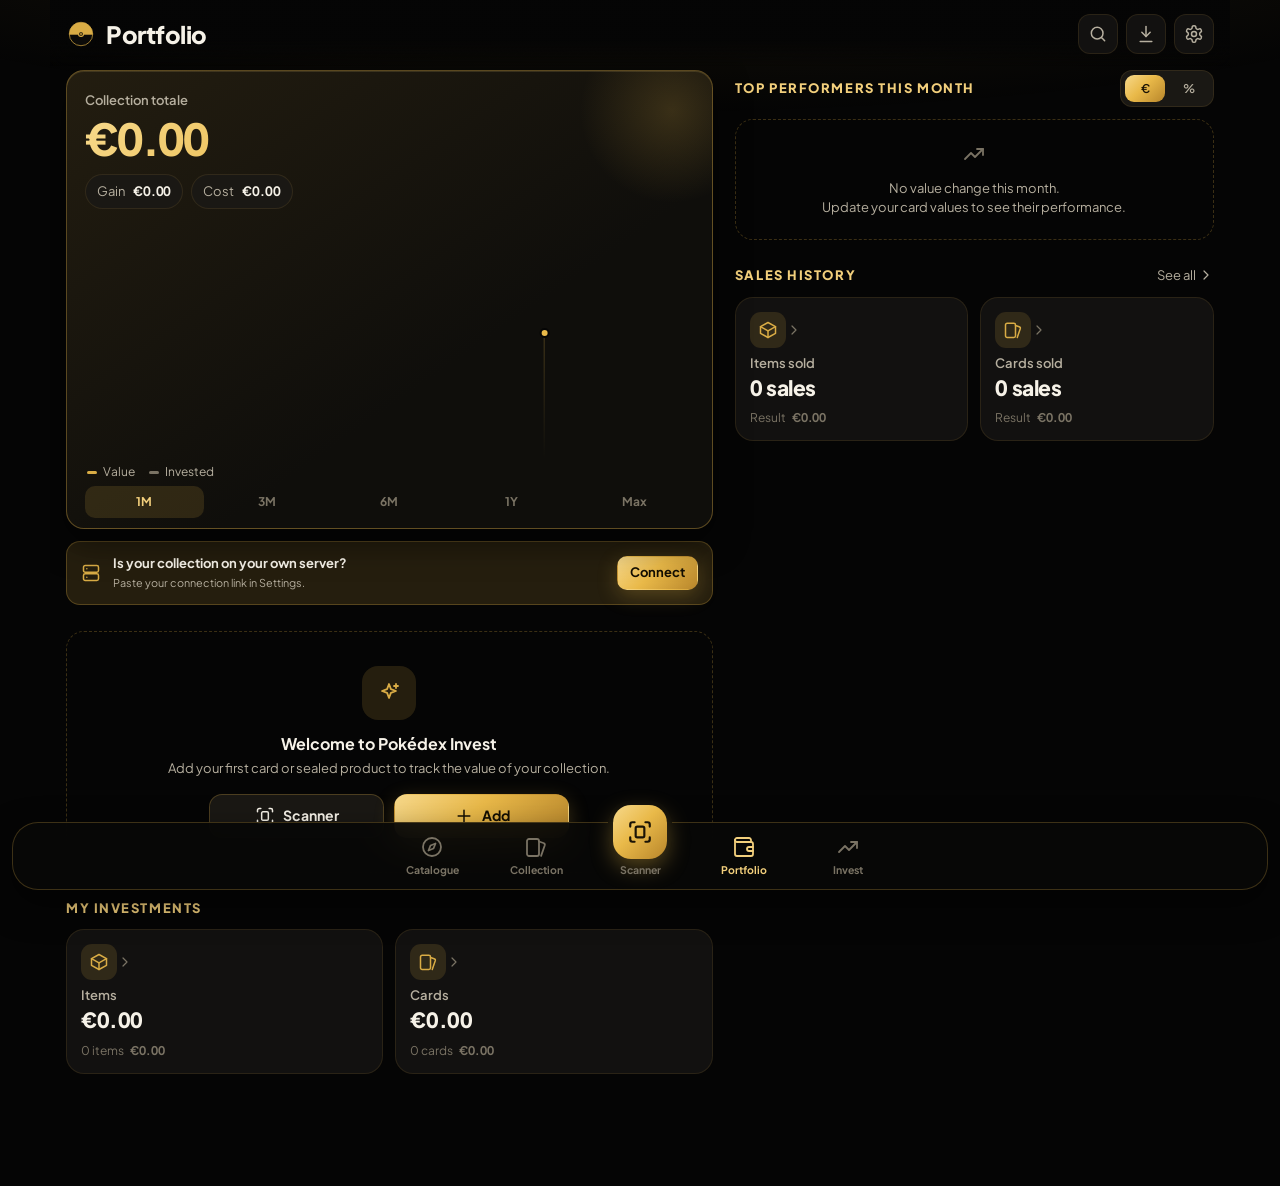
<file: index.html>
<!DOCTYPE html>
<html lang="fr">
<head>
  <meta charset="UTF-8">
  <meta name="viewport" content="width=device-width, initial-scale=1, viewport-fit=cover">
  <title>Pokédex Invest</title>
  <meta name="description" content="Suivez la valeur de votre collection Pokémon : cartes, produits scellés, ventes et cotes du marché.">
  <meta name="theme-color" content="#050505">
  <meta name="apple-mobile-web-app-capable" content="yes">
  <meta name="mobile-web-app-capable" content="yes">
  <meta name="apple-mobile-web-app-status-bar-style" content="black-translucent">
  <meta name="apple-mobile-web-app-title" content="Pokédex Invest">
  <link rel="icon" href="icon.svg" type="image/svg+xml">
  <link rel="apple-touch-icon" href="apple-touch-icon.png">
  <link rel="manifest" href="manifest.webmanifest">
  <link rel="preconnect" href="https://fonts.googleapis.com">
  <link rel="preconnect" href="https://fonts.gstatic.com" crossorigin>
  <link href="https://fonts.googleapis.com/css2?family=Plus+Jakarta+Sans:wght@400;500;600;700;800&display=swap" rel="stylesheet">
  <link rel="preconnect" href="https://api.tcgdex.net">
  <link rel="stylesheet" href="assets/css/app.css?v=2.4.10-202611242132">
</head>
<body>
  <div id="app">
    <div class="loading" style="padding-top:40vh"><div class="spinner"></div></div>
  </div>
  <noscript>Pokédex Invest nécessite JavaScript.</noscript>
  <script type="module" src="assets/js/app.js?v=2.4.10-202611242132"></script>
</body>
</html>
</file>
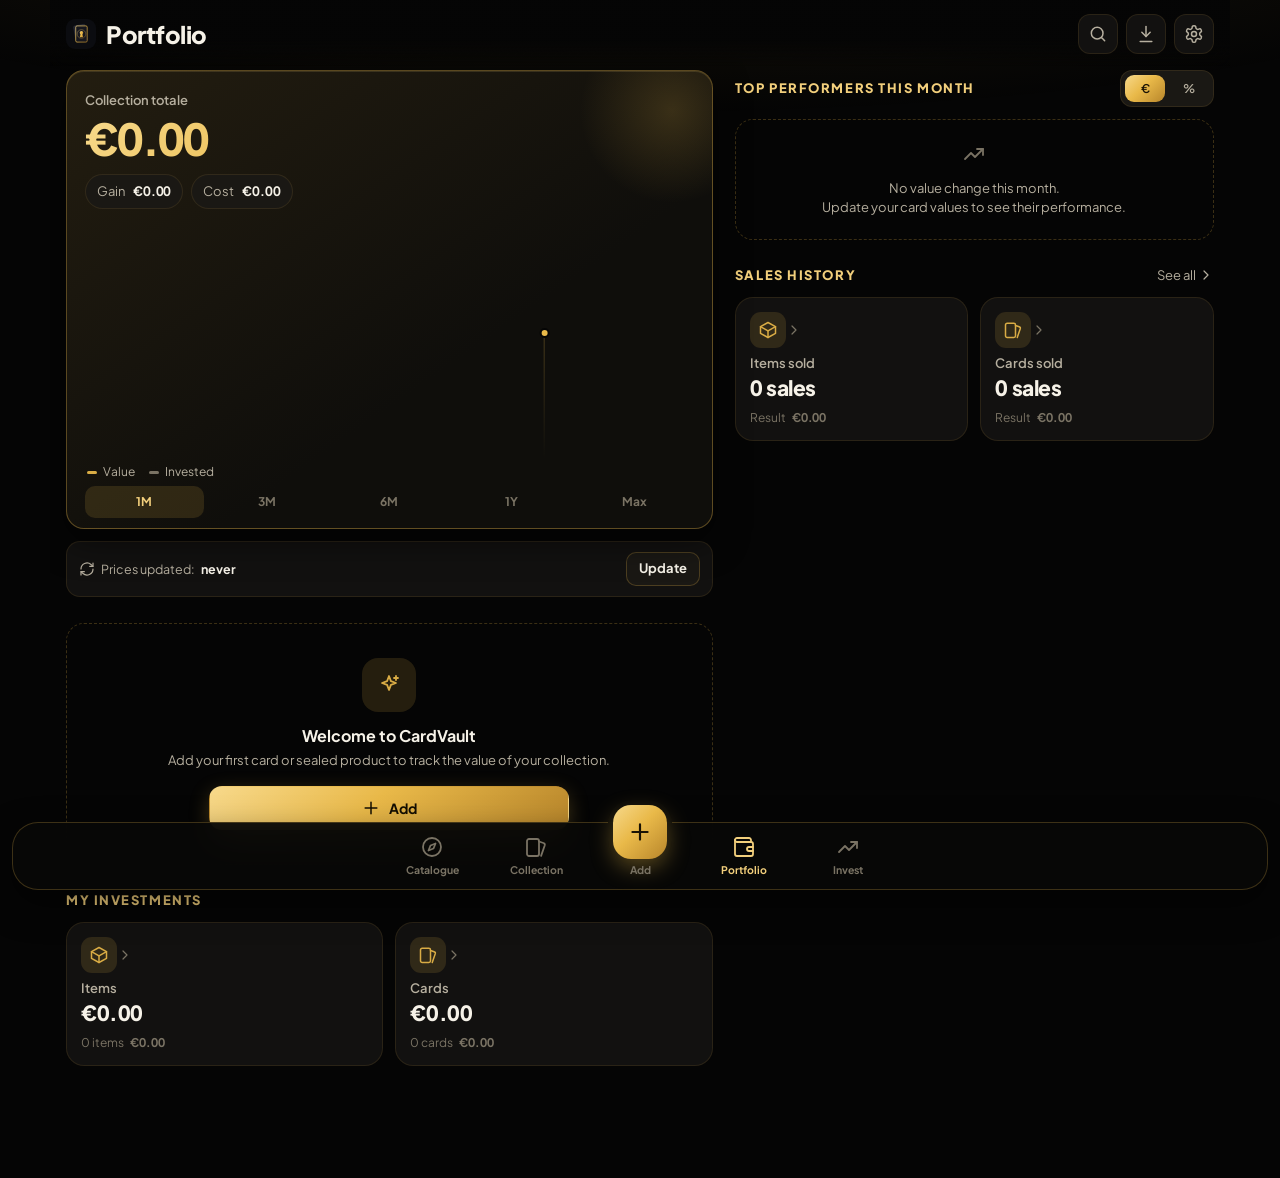
<file: cardvault/index.html>
<!DOCTYPE html>
<html lang="fr">
<head>
  <meta charset="UTF-8">
  <meta name="viewport" content="width=device-width, initial-scale=1, viewport-fit=cover">
  <title>CardVault</title>
  <meta name="description" content="CardVault — TCG collection & invest : cartes, produits scellés, cotes Cardmarket, courbes et alertes de revente.">
  <meta name="theme-color" content="#050505">
  <meta name="apple-mobile-web-app-capable" content="yes">
  <meta name="mobile-web-app-capable" content="yes">
  <meta name="apple-mobile-web-app-status-bar-style" content="black-translucent">
  <meta name="apple-mobile-web-app-title" content="CardVault">
  <link rel="icon" href="icon.svg" type="image/svg+xml">
  <link rel="apple-touch-icon" href="apple-touch-icon.png">
  <link rel="manifest" href="manifest.webmanifest">
  <link rel="preconnect" href="https://fonts.googleapis.com">
  <link rel="preconnect" href="https://fonts.gstatic.com" crossorigin>
  <link href="https://fonts.googleapis.com/css2?family=Plus+Jakarta+Sans:wght@400;500;600;700;800&display=swap" rel="stylesheet">
  <link rel="preconnect" href="https://api.tcgdex.net">
  <link rel="stylesheet" href="../assets/css/app.css?v=2.4.10-202611242132">
  <script>window.APP_EDITION = 'cardvault';</script>
</head>
<body>
  <div id="app">
    <div class="loading" style="padding-top:40vh"><div class="spinner"></div></div>
  </div>
  <noscript>CardVault needs JavaScript.</noscript>
  <script type="module" src="../assets/js/app.js?v=2.4.10-202611242132"></script>
</body>
</html>
</file>
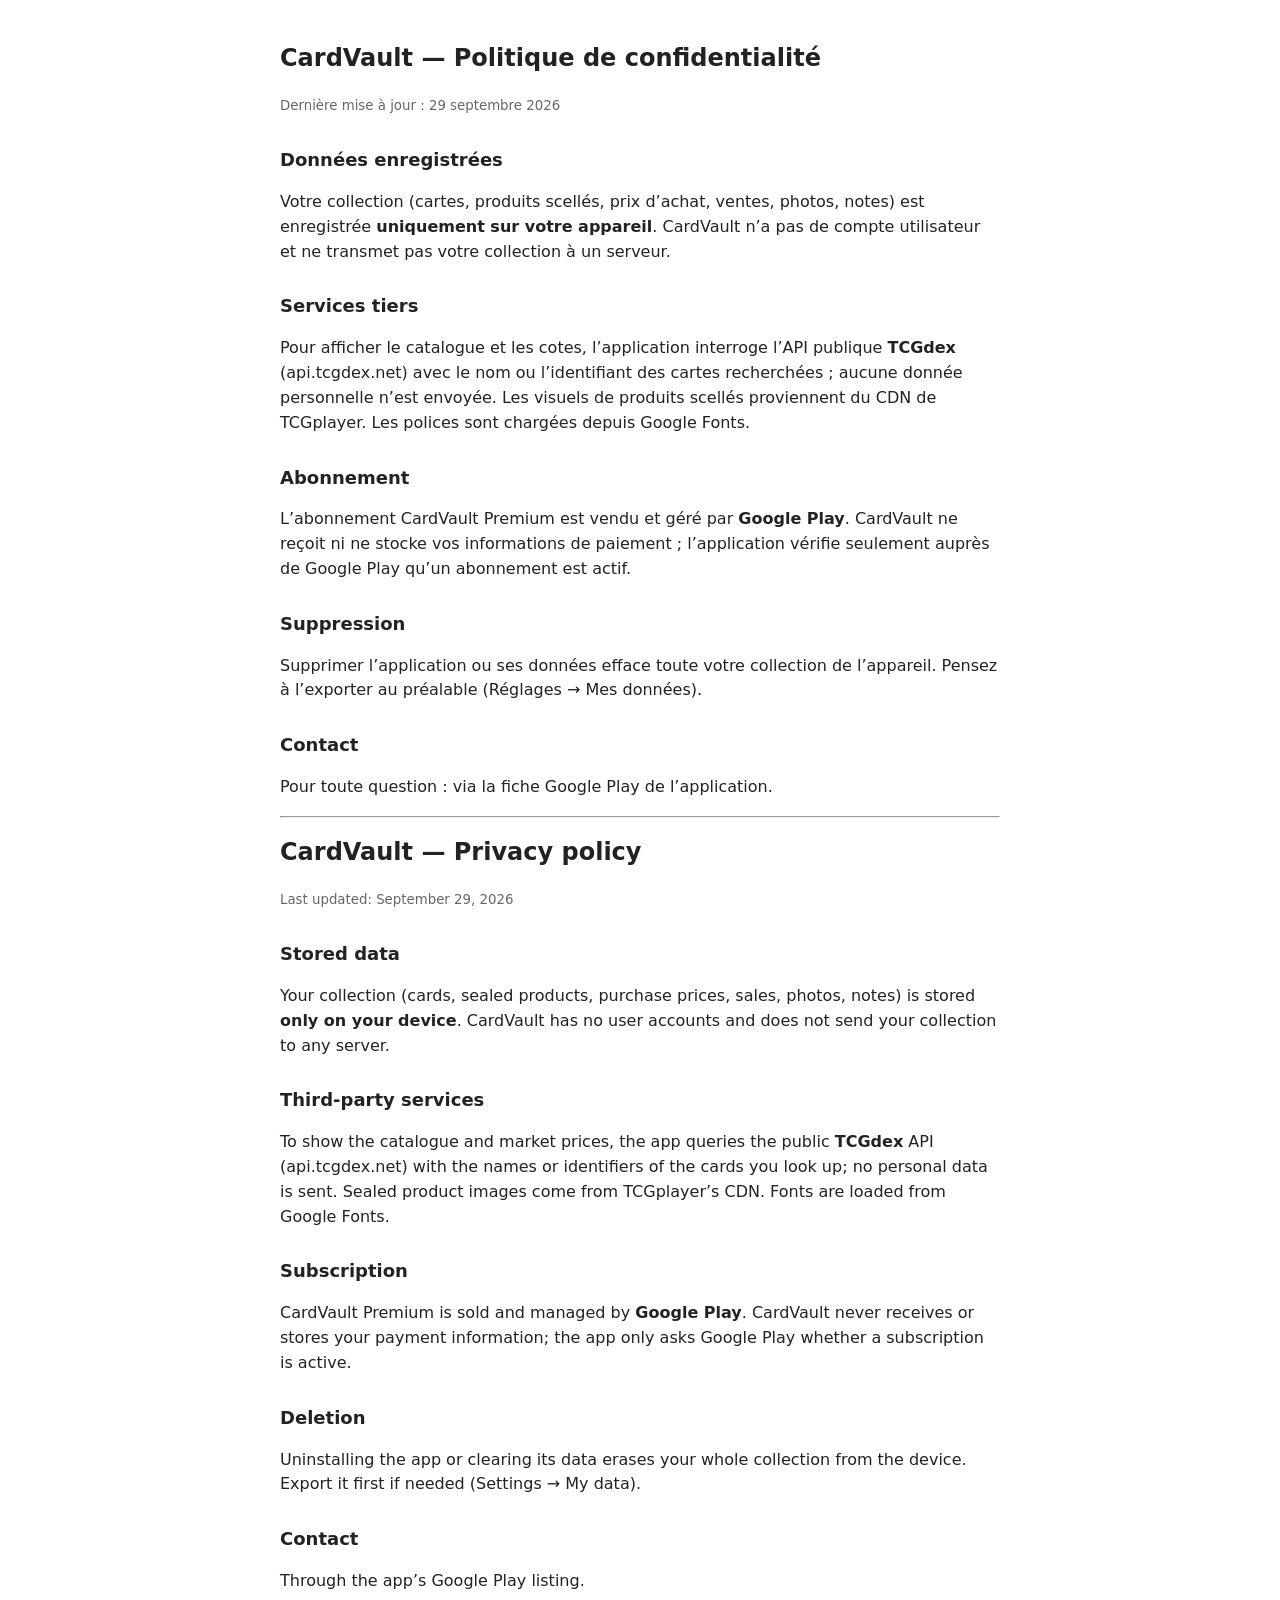
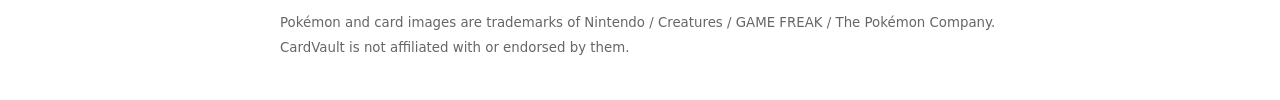
<file: cardvault/privacy.html>
<!DOCTYPE html>
<html lang="fr"><head><meta charset="UTF-8"><meta name="viewport" content="width=device-width, initial-scale=1">
<title>CardVault — Confidentialité / Privacy</title>
<style>body{font-family:system-ui,-apple-system,Segoe UI,Roboto,sans-serif;max-width:720px;margin:0 auto;padding:24px 16px;line-height:1.55;color:#222;background:#fff}h1{font-size:24px}h2{font-size:18px;margin-top:28px}small{color:#666}@media(prefers-color-scheme:dark){body{background:#0b0c10;color:#eee}small{color:#aaa}}</style></head>
<body>
<h1>CardVault — Politique de confidentialité</h1>
<small>Dernière mise à jour : 29 septembre 2026</small>
<h2>Données enregistrées</h2>
<p>Votre collection (cartes, produits scellés, prix d’achat, ventes, photos, notes) est enregistrée <b>uniquement sur votre appareil</b>. CardVault n’a pas de compte utilisateur et ne transmet pas votre collection à un serveur.</p>
<h2>Services tiers</h2>
<p>Pour afficher le catalogue et les cotes, l’application interroge l’API publique <b>TCGdex</b> (api.tcgdex.net) avec le nom ou l’identifiant des cartes recherchées ; aucune donnée personnelle n’est envoyée. Les visuels de produits scellés proviennent du CDN de TCGplayer. Les polices sont chargées depuis Google Fonts.</p>
<h2>Abonnement</h2>
<p>L’abonnement CardVault Premium est vendu et géré par <b>Google Play</b>. CardVault ne reçoit ni ne stocke vos informations de paiement ; l’application vérifie seulement auprès de Google Play qu’un abonnement est actif.</p>
<h2>Suppression</h2>
<p>Supprimer l’application ou ses données efface toute votre collection de l’appareil. Pensez à l’exporter au préalable (Réglages → Mes données).</p>
<h2>Contact</h2>
<p>Pour toute question : via la fiche Google Play de l’application.</p>
<hr>
<h1>CardVault — Privacy policy</h1>
<small>Last updated: September 29, 2026</small>
<h2>Stored data</h2>
<p>Your collection (cards, sealed products, purchase prices, sales, photos, notes) is stored <b>only on your device</b>. CardVault has no user accounts and does not send your collection to any server.</p>
<h2>Third-party services</h2>
<p>To show the catalogue and market prices, the app queries the public <b>TCGdex</b> API (api.tcgdex.net) with the names or identifiers of the cards you look up; no personal data is sent. Sealed product images come from TCGplayer’s CDN. Fonts are loaded from Google Fonts.</p>
<h2>Subscription</h2>
<p>CardVault Premium is sold and managed by <b>Google Play</b>. CardVault never receives or stores your payment information; the app only asks Google Play whether a subscription is active.</p>
<h2>Deletion</h2>
<p>Uninstalling the app or clearing its data erases your whole collection from the device. Export it first if needed (Settings → My data).</p>
<h2>Contact</h2>
<p>Through the app’s Google Play listing.</p>
<p><small>Pokémon and card images are trademarks of Nintendo / Creatures / GAME FREAK / The Pokémon Company. CardVault is not affiliated with or endorsed by them.</small></p>
</body></html>
</file>
<file: assets/css/app.css>
/* Pokédex Invest — design system */
:root {
  --bg: #050505;
  --bg-2: #0b0a08;
  --surface: #121110;
  --surface-2: #1a1814;
  --surface-3: #25221b;
  --line: rgba(233, 185, 73, 0.11);
  --line-2: rgba(233, 185, 73, 0.24);
  --text: #f6f2e8;
  --text-2: #b6af9f;
  --text-3: #7a7364;
  --gold: #d9ac45;
  --gold-2: #f2cf7c;
  --gold-soft: rgba(233, 185, 73, 0.14);
  --gold-grad: linear-gradient(135deg, #f7d98b 0%, #e9b949 45%, #b8862b 100%);
  --up: #34d399;
  --up-soft: rgba(52, 211, 153, 0.13);
  --down: #f87171;
  --down-soft: rgba(248, 113, 113, 0.13);
  --radius: 18px;
  --radius-sm: 12px;
  --radius-xs: 8px;
  --shadow: 0 10px 30px rgba(0, 0, 0, 0.35);
  --nav-h: 84px;
  --safe-b: env(safe-area-inset-bottom, 0px);
  --safe-t: env(safe-area-inset-top, 0px);
  --font: 'Plus Jakarta Sans', system-ui, -apple-system, 'Segoe UI', Roboto, sans-serif;
  --mono: 'JetBrains Mono', ui-monospace, SFMono-Regular, Menlo, monospace;
  color-scheme: dark;
}

* { box-sizing: border-box; -webkit-tap-highlight-color: transparent; }
html, body { margin: 0; padding: 0; }
#app { overflow-x: clip; }
body {
  background: var(--bg);
  color: var(--text);
  font-family: var(--font);
  font-size: 15px;
  line-height: 1.45;
  -webkit-font-smoothing: antialiased;
  overscroll-behavior-y: none;
  min-height: 100dvh;
}
body::before {
  content: '';
  position: fixed; inset: 0 0 auto 0; height: 340px;
  background: radial-gradient(120% 90% at 50% -20%, rgba(233, 185, 73, 0.09), transparent 60%);
  pointer-events: none; z-index: 0;
}
button, input, select, textarea { font: inherit; color: inherit; }
button { cursor: pointer; border: 0; background: none; padding: 0; }
img { display: block; max-width: 100%; }
a { color: var(--gold-2); text-decoration: none; }
.num { font-variant-numeric: tabular-nums; letter-spacing: -0.01em; }
.hidden { display: none !important; }
svg.i { width: 20px; height: 20px; flex: none; stroke: currentColor; fill: none; stroke-width: 1.8; stroke-linecap: round; stroke-linejoin: round; }
svg.i.sm { width: 16px; height: 16px; }
svg.i.lg { width: 24px; height: 24px; }

/* ---------- Layout ---------- */
#app { position: relative; z-index: 1; max-width: 1180px; margin: 0 auto; min-height: 100dvh; }
.topbar {
  position: sticky; top: 0; z-index: 20;
  display: flex; align-items: center; gap: 12px;
  padding: calc(14px + var(--safe-t)) 16px 12px;
  background: linear-gradient(to bottom, rgba(5, 5, 5, 0.96) 60%, rgba(5, 5, 5, 0));
  backdrop-filter: blur(10px); -webkit-backdrop-filter: blur(10px);
}
.topbar h1 { font-size: 24px; font-weight: 800; letter-spacing: -0.02em; margin: 0; flex: 1; min-width: 0; }
.topbar .brand { display: flex; align-items: center; gap: 10px; flex: 1; min-width: 0; }
.topbar .brand img { width: 30px; height: 30px; border-radius: 9px; }
.topbar .actions { display: flex; gap: 8px; }
.icon-btn {
  width: 40px; height: 40px; border-radius: 12px;
  display: grid; place-items: center;
  background: var(--surface); border: 1px solid var(--line); color: var(--text-2);
  transition: background .15s, color .15s, transform .1s;
}
.icon-btn:hover { color: var(--text); background: var(--surface-2); }
.icon-btn:active { transform: scale(0.94); }
.icon-btn.gold { color: #1a1305; background: var(--gold-grad); border-color: transparent; }

main.view { min-width: 0; padding: 4px 16px calc(var(--nav-h) + var(--safe-b) + 28px); animation: fade .22s ease; }
@keyframes fade { from { opacity: 0; transform: translateY(6px); } to { opacity: 1; transform: none; } }

.section { margin-top: 26px; }
.section-head { display: flex; align-items: center; justify-content: space-between; gap: 12px; margin-bottom: 12px; }
.section-head h2 { font-size: 17px; font-weight: 700; margin: 0; letter-spacing: -0.01em; }
.section-head .link { color: var(--text-2); font-size: 13px; display: flex; align-items: center; gap: 2px; }
.muted { color: var(--text-2); }
.faint { color: var(--text-3); }
.up { color: var(--up); }
.down { color: var(--down); }

/* ---------- Surfaces ---------- */
.panel {
  background: linear-gradient(180deg, var(--surface) 0%, var(--bg-2) 100%);
  border: 1px solid var(--line);
  border-radius: var(--radius);
  padding: 16px;
}
.hero { padding: 20px 18px 10px; position: relative; overflow: hidden; }
.hero::after {
  content: ''; position: absolute; right: -60px; top: -60px; width: 200px; height: 200px;
  background: radial-gradient(circle, rgba(233, 185, 73, 0.18), transparent 65%); pointer-events: none;
}
.hero .label { color: var(--text-2); font-size: 13px; font-weight: 600; }
.hero .big { font-size: clamp(34px, 9vw, 44px); font-weight: 800; letter-spacing: -0.035em; line-height: 1.1; margin: 4px 0 12px; }
.hero .kpis { display: flex; gap: 8px; flex-wrap: wrap; }
.kpi {
  display: inline-flex; align-items: center; gap: 8px;
  padding: 7px 11px; border-radius: 999px; background: var(--surface-2); border: 1px solid var(--line);
  font-size: 13px;
}
.kpi b { font-weight: 700; }
.kpi .k { color: var(--text-2); }

.pill {
  display: inline-flex; align-items: center; gap: 3px;
  padding: 3px 8px; border-radius: 999px; font-size: 12px; font-weight: 700; white-space: nowrap;
}
.pill.up { background: var(--up-soft); color: var(--up); }
.pill.down { background: var(--down-soft); color: var(--down); }
.pill.flat { background: var(--surface-3); color: var(--text-2); }
.pill.gold { background: var(--gold-soft); color: var(--gold-2); }

/* ---------- Chart ---------- */
.chart { position: relative; margin: 10px -6px 0; height: 190px; touch-action: pan-y; }
.chart svg { width: 100%; height: 100%; display: block; overflow: visible; }
.chart .tip {
  position: absolute; top: 0; transform: translateX(-50%);
  background: var(--surface-3); border: 1px solid var(--line-2); border-radius: 10px;
  padding: 5px 9px; font-size: 12px; white-space: nowrap; pointer-events: none; box-shadow: var(--shadow);
}
.chart .tip b { display: block; font-size: 13px; }
.chart-empty { height: 150px; display: grid; place-items: center; color: var(--text-3); font-size: 13px; text-align: center; }
.chart-legend { display: flex; gap: 14px; font-size: 12px; color: var(--text-2); margin: 4px 2px 6px; }
.chart-legend span::before { content: ''; display: inline-block; width: 10px; height: 3px; border-radius: 3px; margin-right: 6px; vertical-align: middle; background: var(--gold); }
.chart-legend span.inv::before { background: var(--text-3); }
.seg {
  display: flex; gap: 4px; padding: 4px; background: var(--surface-2); border-radius: 12px; border: 1px solid var(--line);
}
.seg button {
  flex: 1; min-width: 0; overflow: hidden; text-overflow: ellipsis; display: inline-flex; align-items: center; justify-content: center; gap: 6px; padding: 7px 10px; border-radius: 9px; font-size: 13px; font-weight: 600; color: var(--text-2);
  transition: background .15s, color .15s; white-space: nowrap;
}
.seg button.on { background: var(--surface-3); color: var(--text); box-shadow: 0 1px 0 rgba(255,255,255,.04) inset; }
.seg.gold button.on { background: var(--gold-grad); color: #1a1305; }
.seg.small button { padding: 5px 9px; font-size: 12px; }
.periods { display: flex; justify-content: space-between; gap: 4px; margin-top: 6px; }
.periods button { flex: 1; padding: 7px 0; border-radius: 10px; font-size: 12px; font-weight: 700; color: var(--text-3); }
.periods button.on { background: var(--gold-soft); color: var(--gold-2); }

/* ---------- Stat tiles ---------- */
.duo { display: grid; grid-template-columns: 1fr 1fr; gap: 12px; }
.stat {
  text-align: left; padding: 14px; border-radius: var(--radius); background: var(--surface); border: 1px solid var(--line);
  display: flex; flex-direction: column; gap: 6px; transition: border-color .15s, transform .1s;
}
.stat:hover { border-color: var(--line-2); }
.stat:active { transform: scale(0.98); }
.stat .top { display: flex; align-items: center; justify-content: space-between; }
.stat .ico { width: 36px; height: 36px; border-radius: 11px; display: grid; place-items: center; background: var(--gold-soft); color: var(--gold); }
.stat .t { font-size: 13px; color: var(--text-2); font-weight: 600; }
.stat .v { font-size: 21px; font-weight: 800; letter-spacing: -0.02em; }
.stat .s { font-size: 12px; color: var(--text-3); display: flex; justify-content: space-between; gap: 6px; align-items: center; }

/* ---------- Lists ---------- */
.list { display: flex; flex-direction: column; background: var(--surface); border: 1px solid var(--line); border-radius: var(--radius); overflow: hidden; }
.row { display: flex; align-items: center; gap: 12px; padding: 11px 14px; text-align: left; width: 100%; }
.row + .row { border-top: 1px solid var(--line); }
button.row:hover, a.row:hover { background: var(--surface-2); }
a.row { color: inherit; }
.row .thumb { width: 40px; height: 56px; border-radius: 6px; object-fit: cover; background: var(--surface-3); flex: none; }
.row .thumb.sq { height: 40px; }
.row .rank { width: 20px; color: var(--text-3); font-size: 13px; font-weight: 700; text-align: center; flex: none; }
.row .main { flex: 1; min-width: 0; }
.row .main b { display: block; font-size: 14px; font-weight: 700; white-space: nowrap; overflow: hidden; text-overflow: ellipsis; }
.row .main small { display: block; font-size: 12px; color: var(--text-2); white-space: nowrap; overflow: hidden; text-overflow: ellipsis; }
.row .end { text-align: right; flex: none; }
.row .end b { display: block; font-size: 14px; font-weight: 700; }
.row .end small { font-size: 12px; font-weight: 700; }

.empty {
  text-align: center; padding: 34px 20px; color: var(--text-2);
  border: 1px dashed var(--line-2); border-radius: var(--radius);
}
.empty .ico { width: 54px; height: 54px; border-radius: 16px; margin: 0 auto 12px; display: grid; place-items: center; background: var(--gold-soft); color: var(--gold); }
.empty h3 { margin: 0 0 4px; color: var(--text); font-size: 16px; }
.empty p { margin: 0 0 16px; font-size: 13px; }

/* ---------- Buttons ---------- */
.btn {
  display: inline-flex; align-items: center; justify-content: center; gap: 8px;
  height: 44px; padding: 0 18px; border-radius: 13px; font-weight: 700; font-size: 14px;
  background: var(--surface-2); border: 1px solid var(--line-2); color: var(--text);
  transition: transform .1s, filter .15s, background .15s; white-space: nowrap;
}
.btn:active { transform: scale(0.97); }
.btn.primary { background: var(--gold-grad); color: #1a1305; border-color: transparent; box-shadow: 0 6px 18px rgba(233, 185, 73, 0.22); }
.btn.primary:hover { filter: brightness(1.06); }
.btn.danger { color: var(--down); background: var(--down-soft); border-color: transparent; }
.btn.ghost { background: transparent; }
.btn.sm { height: 34px; padding: 0 12px; font-size: 13px; border-radius: 10px; }
.btn.block { width: 100%; }
.btn[disabled] { opacity: .5; pointer-events: none; }
.btn-row { display: flex; gap: 10px; }
.btn-row .btn { flex: 1; }

/* ---------- Collection toolbar ---------- */
.toolbar { display: flex; gap: 8px; align-items: center; margin: 12px 0 14px; }
.search {
  flex: 1; display: flex; align-items: center; gap: 8px; height: 42px; padding: 0 12px;
  background: var(--surface); border: 1px solid var(--line); border-radius: 12px; color: var(--text-3);
}
.search:focus-within { border-color: rgba(233, 185, 73, .45); }
.search input { flex: 1; min-width: 0; background: none; border: 0; outline: none; color: var(--text); font-size: 15px; }
.search input::placeholder { color: var(--text-3); }
.icon-btn .badge {
  position: absolute; transform: translate(12px, -12px); min-width: 17px; height: 17px; padding: 0 4px; border-radius: 9px;
  background: var(--gold); color: #1a1305; font-size: 10px; font-weight: 800; display: grid; place-items: center;
}
.summary-bar { display: flex; justify-content: space-between; align-items: baseline; margin: 0 2px 12px; font-size: 13px; color: var(--text-2); gap: 10px; flex-wrap: wrap; }
.summary-bar b { color: var(--text); font-size: 15px; }

/* ---------- Card grid ---------- */
.grid { display: grid; gap: 12px; grid-template-columns: repeat(var(--cols, 2), minmax(0, 1fr)); }
@media (min-width: 720px) { .grid { --cols-add: 2; grid-template-columns: repeat(calc(var(--cols, 2) + 2), minmax(0, 1fr)); } }
.tile {
  position: relative; display: flex; flex-direction: column; text-align: left;
  background: var(--surface); border: 1px solid var(--line); border-radius: 14px; overflow: hidden;
  transition: transform .12s, border-color .15s;
}
.tile:hover { border-color: var(--line-2); }
.tile:active { transform: scale(0.98); }
.tile .art { position: relative; aspect-ratio: 63 / 88; background: linear-gradient(160deg, var(--surface-3), var(--surface-2)); }
.tile .art img { width: 100%; height: 100%; object-fit: cover; }
.tile .art .ph { position: absolute; inset: 0; display: grid; place-items: center; color: var(--text-3); }
.tile .art .tl { position: absolute; left: 6px; top: 6px; display: flex; gap: 4px; }
.tile .art .tr { position: absolute; right: 6px; top: 6px; }
.tile .art .br { position: absolute; right: 6px; bottom: 6px; }
.tile .meta { padding: 8px 10px 10px; display: flex; flex-direction: column; gap: 2px; min-width: 0; }
.tile .meta b { font-size: 13px; font-weight: 700; white-space: nowrap; overflow: hidden; text-overflow: ellipsis; }
.tile .meta small { font-size: 11px; color: var(--text-2); white-space: nowrap; overflow: hidden; text-overflow: ellipsis; }
.tile .meta .foot { display: flex; align-items: center; justify-content: space-between; gap: 6px; margin-top: 5px; }
.tile .meta .foot .val { font-size: 14px; font-weight: 800; }
.grid.dense { gap: 8px; }
.grid.dense .tile .meta { padding: 6px 7px 7px; }
.grid.dense .tile .meta small, .grid.dense .tile .meta .pill { display: none; }
.grid.dense .tile .meta .foot { margin-top: 2px; }
.grid.dense .tile .meta .foot .val { font-size: 12px; }
.grid.dense .tile .meta b { font-size: 11px; }
.chip {
  display: inline-flex; align-items: center; gap: 4px; height: 20px; padding: 0 6px; border-radius: 6px;
  background: rgba(11, 12, 16, .78); backdrop-filter: blur(6px); -webkit-backdrop-filter: blur(6px);
  font-size: 10px; font-weight: 800; letter-spacing: .02em; color: var(--text);
}
.chip.grade { background: var(--gold-grad); color: #1a1305; }
.chip.qty { background: rgba(11, 12, 16, .82); color: var(--gold-2); }
.flag { font-size: 14px; line-height: 1; }

/* Items */
.item-art { aspect-ratio: 1 / 1 !important; }
.item-art .ph svg { width: 34px; height: 34px; }
.group { margin-bottom: 22px; }
.group-head { display: flex; align-items: center; gap: 10px; margin-bottom: 10px; }
.group-head .gi { width: 34px; height: 34px; border-radius: 10px; display: grid; place-items: center; background: var(--gold-soft); color: var(--gold); flex: none; }
.group-head .gt { flex: 1; min-width: 0; }
.group-head .gt b { display: block; font-size: 15px; }
.group-head .gt small { color: var(--text-2); font-size: 12px; }
.group-head .gv { text-align: right; }
.group-head .gv b { display: block; font-size: 15px; }

/* ---------- Bottom nav ---------- */
.nav {
  position: fixed; left: 0; right: 0; bottom: 0; z-index: 30;
  padding: 8px 10px calc(8px + var(--safe-b));
  background: rgba(7, 7, 6, 0.94); backdrop-filter: blur(18px); -webkit-backdrop-filter: blur(18px);
  border-top: 1px solid var(--line);
}
.nav-inner { max-width: 560px; margin: 0 auto; display: grid; grid-template-columns: repeat(5, 1fr); align-items: end; }
.nav a {
  display: flex; flex-direction: column; align-items: center; gap: 3px; padding: 6px 0;
  font-size: 10.5px; font-weight: 700; color: var(--text-3); transition: color .15s;
}
.nav a.on { color: var(--gold); }
.nav a.scan-btn .disc {
  width: 54px; height: 54px; margin-top: -26px; border-radius: 18px; display: grid; place-items: center;
  background: var(--gold-grad); color: #1a1305; box-shadow: 0 8px 22px rgba(233, 185, 73, 0.35), 0 0 0 5px var(--bg);
}
.nav a.scan-btn .disc svg { width: 26px; height: 26px; stroke-width: 2; }

/* ---------- Sheets ---------- */
.scrim { position: fixed; inset: 0; background: rgba(0, 0, 0, 0.6); z-index: 50; opacity: 0; transition: opacity .22s; }
.scrim.open { opacity: 1; }
.sheet {
  position: fixed; left: 0; right: 0; bottom: 0; z-index: 51;
  max-height: calc(100dvh - 24px - var(--safe-t)); overflow-y: auto; overscroll-behavior: contain;
  background: var(--bg-2); border: 1px solid var(--line-2); border-bottom: 0; border-radius: 24px 24px 0 0;
  transform: translateY(100%); transition: transform .28s cubic-bezier(.2, .8, .2, 1);
  padding-bottom: calc(20px + var(--safe-b));
  max-width: 640px; margin: 0 auto;
}
.sheet.open { transform: none; }
.sheet.full { height: calc(100dvh - 24px - var(--safe-t)); }
.sheet-head {
  position: sticky; top: 0; z-index: 2; display: flex; align-items: center; gap: 10px;
  padding: 10px 14px 10px 18px; background: rgb(16, 17, 23);
}
.sheet-head::before { content: ''; position: absolute; top: 6px; left: 50%; width: 38px; height: 4px; margin-left: -19px; border-radius: 4px; background: var(--surface-3); }
.sheet-head h3 { flex: 1; margin: 10px 0 0; font-size: 17px; font-weight: 800; min-width: 0; overflow: hidden; text-overflow: ellipsis; white-space: nowrap; }
.sheet-head .icon-btn { margin-top: 10px; width: 36px; height: 36px; }
.sheet-body { padding: 6px 18px 10px; }
@media (min-width: 700px) {
  .sheet { bottom: 50%; border-radius: 24px; border-bottom: 1px solid var(--line-2); transform: translateY(60%) scale(.98); opacity: 0; transition: transform .25s, opacity .2s; }
  .sheet.open { transform: translateY(50%); opacity: 1; }
  .sheet.full { height: min(860px, calc(100dvh - 48px)); }
}

/* Detail */
.detail-hero { display: grid; grid-template-columns: 138px 1fr; gap: 16px; align-items: start; margin-top: 4px; }
.detail-hero .art { border-radius: 12px; overflow: hidden; background: var(--surface-2); aspect-ratio: 63 / 88; position: relative; box-shadow: var(--shadow); }
.detail-hero .art.sq { aspect-ratio: 1; }
.detail-hero .art img { width: 100%; height: 100%; object-fit: cover; cursor: zoom-in; }
.detail-hero .art .swap { position: absolute; bottom: 6px; right: 6px; }
.detail-hero h2 { margin: 2px 0 4px; font-size: 21px; font-weight: 800; letter-spacing: -0.02em; line-height: 1.2; }
.detail-hero .sub { color: var(--text-2); font-size: 13px; margin-bottom: 10px; }
.detail-hero .tags { display: flex; flex-wrap: wrap; gap: 6px; }
.tag { display: inline-flex; align-items: center; gap: 5px; height: 24px; padding: 0 9px; border-radius: 8px; background: var(--surface-2); border: 1px solid var(--line); font-size: 12px; font-weight: 600; color: var(--text-2); }
.tag.gold { background: var(--gold-soft); color: var(--gold-2); border-color: transparent; }
.detail-hero .price { margin-top: 12px; }
.detail-hero .price .v { font-size: 28px; font-weight: 800; letter-spacing: -0.03em; }
.kv { display: grid; grid-template-columns: 1fr 1fr; gap: 1px; background: var(--line); border: 1px solid var(--line); border-radius: 14px; overflow: hidden; }
.kv > div { background: var(--surface); padding: 11px 13px; }
.kv small { display: block; color: var(--text-3); font-size: 11px; font-weight: 700; text-transform: uppercase; letter-spacing: .05em; }
.kv b { font-size: 15px; font-weight: 700; }
.market { display: grid; grid-template-columns: repeat(2, 1fr); gap: 8px; }
.market .m { background: var(--surface); border: 1px solid var(--line); border-radius: 12px; padding: 10px 12px; display: flex; justify-content: space-between; align-items: center; gap: 6px; }
.market .m small { display: block; color: var(--text-3); font-size: 11px; font-weight: 700; }
.market .m b { font-size: 15px; }
.market .m .use { font-size: 11px; font-weight: 800; color: var(--gold-2); padding: 5px 8px; border-radius: 8px; background: var(--gold-soft); }
.note { font-size: 12px; color: var(--text-3); margin-top: 8px; }
.links { display: grid; grid-template-columns: 1fr 1fr; gap: 8px; }
.link-card { display: flex; align-items: center; gap: 10px; padding: 12px; border-radius: 12px; background: var(--surface); border: 1px solid var(--line); color: var(--text); font-weight: 700; font-size: 13px; }
.link-card .lg { width: 30px; height: 30px; border-radius: 9px; display: grid; place-items: center; font-weight: 900; font-size: 12px; flex: none; }
.link-card small { display: block; font-weight: 500; color: var(--text-3); font-size: 11px; }
.quick-value { display: flex; gap: 8px; }
.quick-value .field { flex: 1; margin: 0; }

/* ---------- Forms ---------- */
.form { display: flex; flex-direction: column; gap: 14px; }
.form-grid { display: grid; grid-template-columns: 1fr 1fr; gap: 12px; }
.form-grid .span { grid-column: 1 / -1; }
.field { display: flex; flex-direction: column; gap: 6px; }
.field > span { font-size: 12px; font-weight: 700; color: var(--text-2); }
.input, .field input, .field select, .field textarea {
  width: 100%; height: 46px; padding: 0 13px; border-radius: 12px;
  background: var(--surface); border: 1px solid var(--line-2); color: var(--text); outline: none; font-size: 15px;
  transition: border-color .15s;
}
.field textarea { height: 76px; padding: 11px 13px; resize: vertical; }
.field select { appearance: none; -webkit-appearance: none; background-image: url("data:image/svg+xml,%3Csvg xmlns='http://www.w3.org/2000/svg' width='12' height='12' viewBox='0 0 24 24' fill='none' stroke='%23a9a8b3' stroke-width='2.5' stroke-linecap='round'%3E%3Cpath d='m6 9 6 6 6-6'/%3E%3C/svg%3E"); background-repeat: no-repeat; background-position: right 13px center; padding-right: 34px; }
.field input:focus, .field select:focus, .field textarea:focus { border-color: rgba(233, 185, 73, .55); }
.field .suffix { position: relative; }
.field .suffix input { padding-right: 34px; }
.field .suffix::after { content: attr(data-suffix); position: absolute; right: 13px; top: 50%; transform: translateY(-50%); color: var(--text-3); font-weight: 700; }
.chips { display: flex; flex-wrap: wrap; gap: 6px; }
.chips button {
  height: 34px; padding: 0 12px; border-radius: 10px; background: var(--surface); border: 1px solid var(--line-2);
  font-size: 13px; font-weight: 600; color: var(--text-2);
}
.chips button.on { background: var(--gold-soft); border-color: rgba(233, 185, 73, .5); color: var(--gold-2); }
.photo-pick { display: flex; gap: 12px; align-items: center; }
.photo-pick .pv { width: 84px; aspect-ratio: 63/88; border-radius: 10px; background: var(--surface); border: 1px dashed var(--line-2); overflow: hidden; display: grid; place-items: center; color: var(--text-3); flex: none; }
.photo-pick .pv img { width: 100%; height: 100%; object-fit: cover; }
.photo-pick .pv.sq { aspect-ratio: 1; }
.photo-pick .btns { display: flex; flex-direction: column; gap: 8px; flex: 1; }
.form-section { font-size: 12px; font-weight: 800; letter-spacing: .08em; text-transform: uppercase; color: var(--gold); margin: 8px 0 -2px; }
.sticky-actions { position: sticky; bottom: calc(-20px - var(--safe-b)); padding: 14px 0 calc(6px + var(--safe-b)); background: linear-gradient(to top, var(--bg-2) 70%, transparent); margin-top: 6px; }
.linked { display: flex; align-items: center; gap: 10px; padding: 10px; border-radius: 12px; background: var(--gold-soft); border: 1px solid rgba(233,185,73,.3); font-size: 13px; }
.linked img { width: 32px; border-radius: 4px; }
.linked .main { flex: 1; min-width: 0; }

/* ---------- Scanner ---------- */
.scan-stage {
  position: relative; aspect-ratio: 3 / 4; max-height: 56dvh; margin: 6px auto 0; border-radius: 22px; overflow: hidden;
  background: radial-gradient(80% 60% at 50% 40%, #1d1b16, #0c0b09); border: 1px solid var(--line);
  display: grid; place-items: center; width: 100%; max-width: 420px;
}
.scan-stage img { width: 100%; height: 100%; object-fit: contain; }
.scan-stage .frame { position: absolute; inset: 12% 16%; border-radius: 16px; }
.scan-stage .frame::before, .scan-stage .frame::after { content: ''; position: absolute; width: 34px; height: 34px; border: 3px solid var(--gold); }
.scan-stage .frame::before { left: 0; top: 0; border-right: 0; border-bottom: 0; border-radius: 14px 0 0 0; }
.scan-stage .frame::after { right: 0; bottom: 0; border-left: 0; border-top: 0; border-radius: 0 0 14px 0; }
.scan-stage .hint { position: absolute; bottom: 18px; left: 0; right: 0; text-align: center; color: var(--text-2); font-size: 13px; }
.scan-stage .beam { position: absolute; left: 16%; right: 16%; height: 2px; background: linear-gradient(90deg, transparent, var(--gold), transparent); box-shadow: 0 0 18px var(--gold); animation: beam 1.6s ease-in-out infinite; }
@keyframes beam { 0% { top: 14%; } 50% { top: 84%; } 100% { top: 14%; } }
.scan-actions { display: flex; gap: 10px; max-width: 420px; margin: 16px auto 0; }
.scan-actions .btn { flex: 1; }

/* ---------- Catalogue ---------- */
.set-list { display: grid; grid-template-columns: repeat(auto-fill, minmax(150px, 1fr)); gap: 10px; }
.set-card { background: var(--surface); border: 1px solid var(--line); border-radius: 14px; padding: 12px; display: flex; flex-direction: column; gap: 8px; text-align: left; min-height: 104px; }
.set-card .logo { height: 44px; display: flex; align-items: center; }
.set-card .logo img { max-height: 44px; max-width: 100%; object-fit: contain; }
.set-card b { font-size: 13px; line-height: 1.25; }
.set-card small { color: var(--text-3); font-size: 11px; }
.serie-title { font-size: 13px; font-weight: 800; color: var(--text-2); margin: 20px 2px 10px; text-transform: uppercase; letter-spacing: .06em; }

/* ---------- Misc ---------- */
.toast {
  position: fixed; left: 50%; bottom: calc(var(--nav-h) + var(--safe-b) + 18px); transform: translate(-50%, 20px);
  background: var(--surface-3); border: 1px solid var(--line-2); color: var(--text); padding: 11px 16px; border-radius: 14px;
  font-size: 14px; font-weight: 600; z-index: 80; opacity: 0; transition: opacity .2s, transform .2s; box-shadow: var(--shadow); pointer-events: none;
  display: flex; gap: 10px; align-items: center; max-width: calc(100vw - 32px);
}
.toast.show { opacity: 1; transform: translate(-50%, 0); }
.toast.err { border-color: rgba(248, 113, 113, .5); }
.spinner { width: 22px; height: 22px; border-radius: 50%; border: 2.5px solid var(--surface-3); border-top-color: var(--gold); animation: spin .8s linear infinite; }
@keyframes spin { to { transform: rotate(360deg); } }
.loading { display: flex; justify-content: center; padding: 30px; }
.skel { background: linear-gradient(90deg, var(--surface) 0%, var(--surface-2) 50%, var(--surface) 100%); background-size: 200% 100%; animation: sk 1.2s infinite; border-radius: 14px; }
@keyframes sk { from { background-position: 200% 0; } to { background-position: -200% 0; } }
.status-dot { width: 8px; height: 8px; border-radius: 50%; background: var(--text-3); display: inline-block; }
.status-dot.ok { background: var(--up); box-shadow: 0 0 0 4px var(--up-soft); }
.status-dot.ko { background: var(--down); box-shadow: 0 0 0 4px var(--down-soft); }
.lightbox { position: fixed; inset: 0; z-index: 90; background: rgba(0,0,0,.92); display: grid; place-items: center; padding: 20px; animation: fade .2s; }
.lightbox img { max-height: 90dvh; max-width: 100%; border-radius: 14px; }
.hscroll { display: flex; gap: 10px; overflow-x: auto; scrollbar-width: none; margin: 0 -16px; padding: 0 16px; }
.hscroll::-webkit-scrollbar { display: none; }
.banner { display: flex; align-items: center; gap: 12px; padding: 12px 14px; border-radius: 14px; background: var(--gold-soft); border: 1px solid rgba(233,185,73,.25); font-size: 13px; margin-top: 12px; }
.banner .i { color: var(--gold); }
.banner .main { flex: 1; }

@media (min-width: 900px) {
  .home-grid { display: grid; grid-template-columns: 1.35fr 1fr; gap: 22px; align-items: start; }
  .home-grid .section:first-child { margin-top: 0; }
  .chart { height: 240px; }
}

/* ---------- Suggestions, sealed catalogue, sets ---------- */
.suggest {
  position: absolute; left: 0; right: 0; top: 100%; margin-top: 6px; z-index: 6;
  background: var(--surface-2); border: 1px solid var(--line-2); border-radius: 14px; box-shadow: var(--shadow);
  max-height: 340px; overflow-y: auto; padding: 4px;
  touch-action: pan-y; overscroll-behavior: contain; -webkit-overflow-scrolling: touch;
}
.suggest button { display: flex; align-items: center; gap: 10px; width: 100%; padding: 7px 8px; border-radius: 10px; text-align: left; }
.suggest button:hover, .suggest button:focus { background: var(--surface-3); }
.suggest img { width: 34px; height: 46px; object-fit: cover; border-radius: 4px; background: var(--surface-3); flex: none; }
.suggest img.sq { height: 34px; object-fit: contain; background: #fff; }
.suggest .main { flex: 1; min-width: 0; }
.suggest b { display: block; font-size: 14px; white-space: nowrap; overflow: hidden; text-overflow: ellipsis; }
.suggest small { display: block; font-size: 12px; color: var(--text-2); white-space: nowrap; overflow: hidden; text-overflow: ellipsis; }
.suggest-empty { padding: 12px; color: var(--text-3); font-size: 13px; display: flex; justify-content: center; }
.art.cat, .item-art.cat { background: #fff !important; }
.art.cat img, .item-art.cat img { object-fit: contain !important; padding: 6px; }
.chips.scroll { flex-wrap: nowrap; overflow-x: auto; scrollbar-width: none; margin: 0 -16px; padding: 0 16px; }
.chips.scroll::-webkit-scrollbar { display: none; }
.chips.scroll button { flex: none; }
.progress { height: 7px; border-radius: 7px; background: var(--surface-3); overflow: hidden; }
.progress > span { display: block; height: 100%; background: var(--gold-grad); border-radius: 7px; }
.set-track { display: flex; flex-direction: column; gap: 10px; text-align: left; width: 100%; }
.set-track .top { display: flex; justify-content: space-between; align-items: baseline; gap: 10px; }
.set-track b { font-size: 15px; }
.set-track .count { font-size: 20px; font-weight: 800; letter-spacing: -0.02em; }
.set-track .count small { font-size: 13px; color: var(--text-2); font-weight: 600; }
.tile.missing .art img { filter: grayscale(1) brightness(.55); opacity: .45; }
.tile.missing .meta { opacity: .55; }
.tile .own { position: absolute; right: 6px; top: 6px; width: 22px; height: 22px; border-radius: 50%; background: var(--gold-grad); color: #1a1305; display: grid; place-items: center; }
.tile .own svg { width: 14px; height: 14px; stroke-width: 3; }

/* Serie accordions (collection) */
.serie-block { margin-bottom: 12px; border: 1px solid var(--line); border-radius: var(--radius); background: var(--surface); overflow: hidden; }
.serie-block.open { background: linear-gradient(180deg, var(--surface) 0, var(--bg) 140px); }
.serie-head { display: flex; align-items: center; gap: 12px; width: 100%; padding: 12px 14px; text-align: left; }
.serie-head:active { background: var(--surface-2); }
.serie-logo { width: 84px; height: 40px; flex: none; display: grid; place-items: center; color: var(--gold); }
.serie-logo img { max-width: 84px; max-height: 40px; object-fit: contain; }
.serie-head .gt { flex: 1; min-width: 0; }
.serie-head .gt b { display: block; font-size: 15px; white-space: nowrap; overflow: hidden; text-overflow: ellipsis; }
.serie-head .gt small { color: var(--text-2); font-size: 12px; }
.serie-head .gv { text-align: right; }
.serie-head .gv b { display: block; font-size: 15px; }
.serie-head .chev { color: var(--text-3); transition: transform .2s; }
.serie-block.open .serie-head .chev { transform: rotate(90deg); color: var(--gold); }
.serie-body { padding: 6px 12px 4px; animation: fade .2s ease; }
.serie-body .group:last-child { margin-bottom: 10px; }
@media (max-width: 380px) { .serie-logo { width: 60px; } .serie-logo img { max-width: 60px; } }

.tile .meta .mkt { display: flex; justify-content: space-between; gap: 6px; margin-top: 6px; padding-top: 6px; border-top: 1px solid var(--line); font-size: 10.5px; color: var(--text-2); font-weight: 600; white-space: nowrap; }
.tile .meta .mkt span { overflow: hidden; text-overflow: ellipsis; }
.grid.dense .tile .meta .mkt { display: none; }
.market .m small + small { color: var(--text-3); }

.price-run { display: flex; align-items: center; justify-content: space-between; gap: 10px; margin-top: 12px; padding: 10px 12px; border-radius: 14px; background: var(--surface); border: 1px solid var(--line); font-size: 12.5px; }
.price-run .muted { display: flex; align-items: center; gap: 6px; flex-wrap: wrap; }

/* Uniform tiles: fixed-ratio frames (images never stretch them) and bottom-aligned price blocks. */
.grid { align-items: stretch; }
.tile { height: 100%; }
.tile .art { overflow: hidden; flex: none; }
.tile .art > img { position: absolute; inset: 0; width: 100%; height: 100%; }
.tile .art.cat > img, .tile .item-art.cat > img { padding: 10px; object-fit: contain; }
.tile .meta { flex: 1; }
.tile .meta .foot { margin-top: auto; padding-top: 6px; }
.tile .meta b { min-height: 1.3em; }
.tile .meta small { min-height: 1.35em; }

/* Invest */
.status-row { display: grid; grid-template-columns: repeat(3, 1fr); gap: 8px; margin: 14px 0 6px; }
.status-tile { border-radius: 12px; padding: 9px 10px; background: var(--surface-2); border: 1px solid var(--line); display: flex; flex-direction: column; }
.status-tile b { font-size: 20px; font-weight: 800; }
.status-tile span { font-size: 12px; color: var(--text-2); font-weight: 600; }
.status-tile.up b { color: var(--up); } .status-tile.flat b { color: var(--text-2); } .status-tile.gold b { color: var(--gold-2); }
.inv-row .spark-wrap { flex: none; display: flex; }
.spark { display: block; }
@media (max-width: 380px) { .inv-row .spark-wrap { display: none; } }
.inv-head { display: flex; justify-content: space-between; align-items: flex-start; gap: 12px; }
.inv-head .v { font-size: 30px; font-weight: 800; letter-spacing: -0.03em; margin: 2px 0 8px; }
.inv-head .kpis { display: flex; gap: 6px; flex-wrap: wrap; }
.verdict { border-radius: 14px; padding: 10px 14px; text-align: right; min-width: 120px; border: 1px solid var(--line); background: var(--surface); }
.verdict b { display: block; font-size: 18px; font-weight: 800; }
.verdict small { color: var(--text-2); font-size: 11.5px; }
.verdict.up { background: var(--up-soft); border-color: rgba(52,211,153,.35); } .verdict.up b { color: var(--up); }
.verdict.gold { background: var(--gold-soft); border-color: rgba(233,185,73,.35); } .verdict.gold b { color: var(--gold-2); }
.chart-legend span.tgt::before { background: var(--up); }
.chart-legend span.buy::before { background: #6e6d7a; opacity: .6; }

.nav a { position: relative; }
.nav-badge {
  position: absolute; top: 0; left: 50%; margin-left: 6px; min-width: 18px; height: 18px; padding: 0 5px; border-radius: 9px;
  background: var(--up); color: #06281c; font-size: 11px; font-weight: 800; display: grid; place-items: center;
  box-shadow: 0 0 0 3px var(--bg); animation: pop .35s ease;
}
@keyframes pop { from { transform: scale(.4); } to { transform: scale(1); } }

/* Invest: simple trend tag */
.trend-tag { font-size: 11.5px; font-weight: 800; white-space: nowrap; }
.trend-tag.up { color: var(--up); } .trend-tag.down { color: var(--down); } .trend-tag.flat { color: var(--text-3); }
.verdict .trend-tag { display: block; margin-top: 4px; font-size: 13px; }
/* Catalogue: collapsible series */
.serie-acc { background: var(--surface); border: 1px solid var(--line); border-radius: 14px; margin: 0 0 10px; overflow: hidden; }
.serie-acc > summary { list-style: none; cursor: pointer; display: flex; align-items: center; justify-content: space-between; gap: 10px; padding: 15px 16px; font-size: 16px; font-weight: 800; -webkit-tap-highlight-color: transparent; }
.serie-acc > summary::-webkit-details-marker { display: none; }
.serie-acc > summary small { color: var(--text-3); font-weight: 600; font-size: 12px; margin-left: 6px; }
.serie-acc > summary .chev { transition: transform .18s; color: var(--text-3); display: inline-flex; }
.serie-acc[open] > summary .chev { transform: rotate(90deg); }
.serie-acc[open] > summary { border-bottom: 1px solid var(--line); }
.serie-acc .set-list { padding: 12px; }
.st-ic { font-style: normal; margin-right: 4px; }

/* ---------- Refresh: navy theme, floating nav, sealed summary, list view ---------- */
.nav {
  left: 12px; right: 12px; bottom: calc(10px + var(--safe-b)); padding: 6px 8px;
  background: rgba(8, 8, 7, 0.92); border: 1px solid var(--line-2); border-radius: 26px;
  box-shadow: 0 14px 34px rgba(0, 0, 0, 0.5);
}
.nav-inner { max-width: 520px; }
.nav a.scan-btn .disc { box-shadow: 0 8px 22px rgba(233, 185, 73, 0.35), 0 0 0 5px rgba(8, 8, 7, 0.97); margin-top: -30px; }
.nav-badge { box-shadow: 0 0 0 3px #080807; }
.tile { border-radius: 16px; background: var(--surface); }
.hero-sum {
  position: relative; overflow: hidden; margin: 2px 0 16px; padding: 18px 18px 16px; border-radius: 20px;
  background: linear-gradient(145deg, #231d10 0%, #0f0e0b 62%); border: 1px solid var(--line-2);
}
.hero-sum::after { content: ''; position: absolute; right: -50px; top: -50px; width: 180px; height: 180px; background: radial-gradient(circle, rgba(233, 185, 73, 0.2), transparent 65%); pointer-events: none; }
.hs-label { color: var(--text-2); font-size: 13px; font-weight: 600; }
.hs-big { font-size: clamp(32px, 9vw, 42px); font-weight: 800; letter-spacing: -0.035em; line-height: 1.1; margin: 4px 0 8px; }
.hs-row { display: flex; align-items: center; justify-content: space-between; gap: 10px; font-size: 13px; }
.hs-count { color: var(--text-2); font-weight: 600; }
.hs-gain { font-weight: 800; padding: 4px 10px; border-radius: 999px; background: var(--surface-3); }
.hs-gain.up { background: var(--up-soft); } .hs-gain.down { background: var(--down-soft); }
.mkt-chip { white-space: nowrap; display: inline-block; align-self: flex-start; margin-top: 4px; padding: 2px 8px; border-radius: 999px; font-size: 11px; font-weight: 700; color: var(--gold-2); background: var(--gold-soft); }
.ilist { display: flex; flex-direction: column; gap: 8px; }
.irow { display: flex; align-items: center; gap: 12px; text-align: left; padding: 10px; border-radius: 16px; background: var(--surface); border: 1px solid var(--line); }
.irow:active { transform: scale(0.99); }
.irow .ith { width: 56px; height: 56px; border-radius: 12px; background: var(--surface-3); display: grid; place-items: center; overflow: hidden; flex: none; color: var(--text-3); }
.irow .ith img { width: 100%; height: 100%; object-fit: contain; }
.irow .imain { flex: 1; min-width: 0; display: flex; flex-direction: column; }
.irow .imain b { font-size: 14px; font-weight: 700; white-space: nowrap; overflow: hidden; text-overflow: ellipsis; }
.irow .imain small { font-size: 12px; color: var(--text-2); white-space: nowrap; overflow: hidden; text-overflow: ellipsis; }
.irow .iend { text-align: right; display: flex; flex-direction: column; align-items: flex-end; gap: 3px; flex: none; }
.irow .iend b { font-size: 15px; font-weight: 800; }
.mkt-use { width: 100%; display: flex; align-items: center; justify-content: space-between; gap: 10px; padding: 10px 14px; border-radius: 12px; background: var(--gold-soft); border: 1px solid rgba(233, 185, 73, .3); color: var(--gold-2); font-weight: 800; font-size: 14px; }
.mkt-use small { font-weight: 600; font-size: 12px; color: var(--text-2); }
.detail-hero .price .v { font-size: 34px; letter-spacing: -0.03em; }
/* Sealed catalogue cards */
.pgrid { display: grid; grid-template-columns: repeat(2, minmax(0, 1fr)); gap: 12px; }
@media (min-width: 720px) { .pgrid { grid-template-columns: repeat(4, minmax(0, 1fr)); } }
.pcard { display: flex; flex-direction: column; gap: 3px; padding: 10px; border-radius: 18px; background: var(--surface); border: 1px solid var(--line); min-width: 0; }
.pcard .pimg { aspect-ratio: 1 / 1; border-radius: 12px; background: #fff; display: grid; place-items: center; overflow: hidden; margin-bottom: 6px; }
.pcard .pimg img { width: 100%; height: 100%; object-fit: contain; }
.pcard b { font-size: 13px; font-weight: 700; line-height: 1.25; display: -webkit-box; -webkit-line-clamp: 2; -webkit-box-orient: vertical; overflow: hidden; min-height: 32px; }
.pcard small { font-size: 11px; color: var(--text-2); }
.pcard .pprice { display: flex; align-items: baseline; justify-content: space-between; gap: 6px; margin: 4px 0 6px; font-weight: 800; font-size: 16px; }
.pcard .pbtns { display: grid; gap: 6px; }
.pcard .pbtns button { height: 34px; border-radius: 10px; font-size: 12.5px; font-weight: 800; background: var(--surface-3); color: var(--text); }
.pcard .pbtns button:first-child { background: var(--gold-grad); color: #1a1305; }
.pgroup { margin-bottom: 18px; }
.pgroup h4 { margin: 0 0 8px; font-size: 15px; display: flex; align-items: center; gap: 8px; }
.pgroup h4 small { color: var(--text-3); font-weight: 600; }
/* Paywall */
.pw-hero { text-align: center; padding: 8px 4px 4px; }
.pw-ic { width: 60px; height: 60px; border-radius: 20px; margin: 0 auto 12px; display: grid; place-items: center; background: var(--gold-grad); color: #1a1305; box-shadow: 0 10px 28px rgba(233, 185, 73, .3); }
.pw-hero h2 { margin: 0 0 6px; font-size: 24px; letter-spacing: -0.02em; }
.pw-hero p { margin: 0 0 10px; color: var(--text-2); font-size: 14px; }
.pw-benefits { list-style: none; margin: 16px 0; padding: 14px 16px; border-radius: 18px; background: var(--surface); border: 1px solid var(--line); display: flex; flex-direction: column; gap: 11px; }
.pw-benefits li { display: flex; gap: 10px; align-items: flex-start; font-size: 14px; font-weight: 600; }
.pw-benefits li .up { margin-top: 2px; }
.pw-plans { display: grid; grid-template-columns: 1fr 1fr; gap: 10px; margin-bottom: 14px; }
.pw-plan { position: relative; display: flex; flex-direction: column; gap: 3px; text-align: left; padding: 18px 12px 12px; border-radius: 16px; background: var(--surface); border: 2px solid var(--line-2); }
.pw-plan.on { border-color: var(--gold); background: var(--gold-soft); }
.pw-plan .pw-t { font-size: 12px; font-weight: 700; color: var(--text-2); }
.pw-plan b { font-size: 16px; }
.pw-plan small { font-size: 11px; color: var(--text-3); }
.pw-best { position: absolute; top: -10px; left: 12px; padding: 2px 9px; border-radius: 999px; font-size: 10.5px; font-weight: 800; background: var(--gold-grad); color: #1a1305; }
.pw-cta { height: 52px; font-size: 16px; margin-bottom: 8px; }
.pw-legal { text-align: center; font-size: 12px; margin: 0; }
.pw-legal a { color: var(--text-3); }
/* Home */
.hero.panel { background: linear-gradient(145deg, #231d10 0%, #0f0e0b 62%); border-color: var(--line-2); }
.split { display: flex; height: 10px; border-radius: 999px; overflow: hidden; background: var(--surface-3); margin-bottom: 8px; }
.split .s1 { background: var(--gold-grad); }
.split .s2 { flex: 1; background: #5b7cff; }
.split-leg { display: flex; justify-content: space-between; font-size: 12px; font-weight: 700; color: var(--text-2); margin-bottom: 14px; }
.split-leg i { display: inline-block; width: 8px; height: 8px; border-radius: 50%; margin-right: 6px; }
.split-leg .d1 { background: var(--gold); } .split-leg .d2 { background: #5b7cff; }

/* ---------- Profile ---------- */
.avatar { width: var(--av, 44px); height: var(--av, 44px); border-radius: 50%; background: var(--surface-2) center / cover no-repeat; border: 1px solid var(--line-2); flex: none; display: inline-flex; align-items: center; justify-content: center; overflow: hidden; color: var(--text-3); }
.avatar img { width: 100%; height: 100%; object-fit: contain; }
.avatar.photo img { object-fit: cover; }
.profile-head { display: flex; gap: 16px; align-items: center; }
.profile-head .btns { display: flex; flex-direction: column; gap: 8px; align-items: flex-start; }
.mon-grid { display: grid; grid-template-columns: repeat(auto-fill, minmax(78px, 1fr)); gap: 8px; margin-top: 12px; }
.mon-grid button { display: flex; flex-direction: column; align-items: center; gap: 4px; padding: 8px 4px; border-radius: 14px; background: var(--surface-2); font-size: 11px; color: var(--text-2); }
.mon-grid button.on, .mon-grid button:hover { outline: 2px solid var(--gold); }
.mon-grid img { width: 56px; height: 56px; object-fit: contain; }

/* Card without illustration: name + number */
.tile .art .ph.txt { align-content: center; justify-items: center; gap: 4px; padding: 10px; text-align: center; }
.tile .art .ph.txt b { font-size: 13px; line-height: 1.2; color: var(--text-2); word-break: break-word; }
.tile .art .ph.txt small { font-size: 11px; color: var(--text-3); }

/* iOS Safari: images inside a scrolling sheet stayed unpainted until a pinch; force their own layer */
.sheet .art img, .sheet .tile img { transform: translateZ(0); -webkit-transform: translateZ(0); backface-visibility: hidden; -webkit-backface-visibility: hidden; }

/* Collection totals: paid (white) + gain (green/red) = value */
.hs-line { display: flex; justify-content: space-between; align-items: baseline; gap: 10px; font-size: 15px; padding: 5px 0; }
.hs-line span { color: var(--text-2); font-weight: 600; }
.hs-line b { font-weight: 800; font-size: 17px; }
.hs-line b.up { color: var(--up); } .hs-line b.down { color: var(--down); }
.hs-total { border-top: 1px solid var(--line, rgba(255,255,255,.14)); margin-top: 4px; padding-top: 9px; }
.hs-total span { color: var(--text); }
.hs-total b { font-size: 20px; }
.group-head .gv3 small { display: block; font-size: 12px; line-height: 1.35; }
.group-head .gv3 .gv-paid { color: var(--text); font-weight: 600; }
.group-head .gv3 b { margin-top: 1px; }

/* Catalogue quick price under each search result */
.tile .meta .px { display: block; margin-top: 3px; font-size: 12px; color: var(--text-2); min-height: 16px; }
.tile .meta .px b { color: var(--gold); font-size: 14px; }
.tile .meta .px i { font-style: normal; font-size: 10px; color: var(--text-2); }
.tile .meta .px small { font-size: 10px; color: var(--text-2); }
.tile .meta .px.none { opacity: .6; }


/* ---------- Noir & or : look "business / invest" ---------- */
.hero.panel, .hero-sum { border-color: rgba(233, 185, 73, 0.34); box-shadow: 0 12px 34px rgba(0, 0, 0, 0.55), inset 0 1px 0 rgba(246, 210, 122, 0.14); }
.hero .big, .hero-sum .big { background: var(--gold-grad); -webkit-background-clip: text; background-clip: text; -webkit-text-fill-color: transparent; color: var(--gold-2); }
.section-head h2, .sheet-head h3 { letter-spacing: -0.01em; }
.section-head h2 { color: var(--gold-2); text-transform: uppercase; font-size: 13px; letter-spacing: 0.12em; font-weight: 800; }
.panel, .tile, .row { border-color: var(--line); }
.nav a.on { color: var(--gold-2); }
.btn.primary { color: #130e02; box-shadow: 0 6px 20px rgba(217, 172, 69, 0.28); }
</file>
